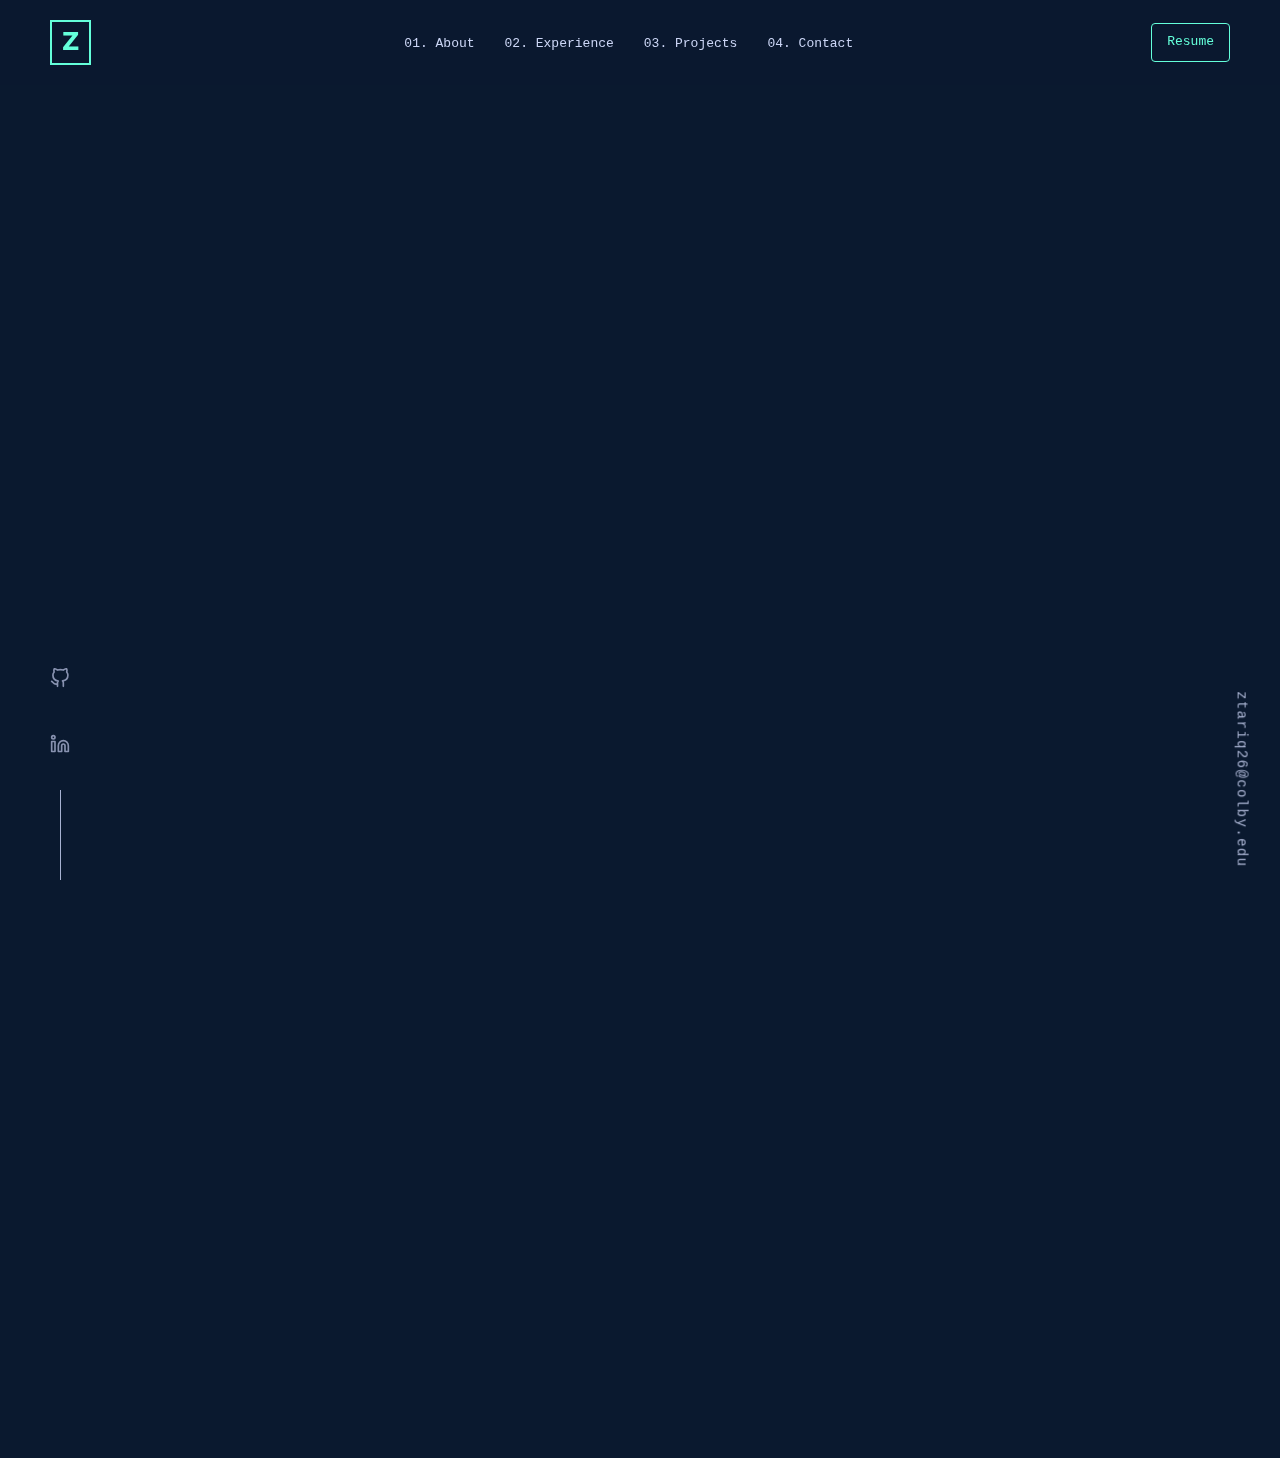
<file: about.html>
<!DOCTYPE html>
<html lang="en">
<head>
    <meta charset="UTF-8">
    <meta name="viewport" content="width=device-width, initial-scale=1.0">
    <title>About - Zaynab Tariq</title>
    <link rel="stylesheet" href="static/css/styles.css">
    <link rel="stylesheet" href="static/css/about.css">
</head>
<body>
    <header>
        <nav>
            <a href="index.html" class="logo-link">
                <div class="logo">Z</div>
            </a>
            <ul class="nav-links">
                <li><a href="about.html">01. About</a></li>
                <li><a href="experience.html">02. Experience</a></li>
                <li><a href="project.html">03. Projects</a></li>
                <li><a href="contact.html">04. Contact</a></li>
            </ul>
            <a href="#" class="resume-button">Resume</a>
        </nav>
    </header>

    <main>
        <section id="about">
            <h2 class="section-title">About Me</h2>
            <div class="about-grid">
                <div class="about-content">
                    <div class="about-text">
                        <p>Hello! I'm Zaynab, a Computer Science and Economics student at Colby College with a focus on AI and Financial Markets. I combine technical expertise with economic insights to create innovative solutions.</p>
                        
                        <p>I'm passionate about exploring the intersection of artificial intelligence and software engineering. My research work spans from AI-assisted coding efficiency to multi-agent systems and computational human simulation.</p>
                        
                        <p>Here are some technologies I've been working with recently:</p>
                    </div>

                    <ul class="skills-list">
                        <li>Python</li>
                        <li>JavaScript</li>
                        <li>React</li>
                        <li>TensorFlow</li>
                        <li>Java</li>
                        <li>C++</li>
                        <li>PostgreSQL</li>
                        <li>Node.js</li>
                        <li>Flask</li>
                        <li>FastAPI</li>
                    </ul>

                    <div class="education">
                        <h3>Education</h3>
                        <div class="education-item">
                            <h4>Colby College</h4>
                            <p class="degree">Bachelor of Arts - Computer Science: AI & Economics: Financial Market</p>
                            <p class="duration">Expected May 2026</p>
                            <p class="gpa">GPA: 4.0/4.0</p>
                        </div>
                    </div>

                    <div class="coursework">
                        <h3>Relevant Coursework</h3>
                        <ul class="coursework-list">
                            <li>Data Structures & Algorithms</li>
                            <li>Data Analysis & Visualization</li>
                            <li>Computer Game Design</li>
                            <li>Linear Algebra</li>
                            <li>Analysis Of Algorithms</li>
                            <li>Databases</li>
                            <li>Software Engineering</li>
                            <li>Financial Accounting</li>
                        </ul>
                    </div>
                </div>

                <div class="about-image">
                    <div class="image-wrapper">
                        <img src="static/images/profile.jpg" alt="Profile picture">
                        <div class="image-overlay"></div>
                    </div>
                </div>
            </div>
        </section>
    </main>

    <footer>
        <div class="social-links">
            <a href="https://github.com/zaynabtariq" class="social-icon github" target="_blank"></a>
            <a href="https://linkedin.com/in/zaynabtariq" class="social-icon linkedin" target="_blank"></a>
        </div>
        <div class="email-link">
            <a href="mailto:ztariq26@colby.edu">ztariq26@colby.edu</a>
        </div>
    </footer>

    <script src="static/js/script.js"></script>
    <script src="static/js/about.js"></script>
</body>
</html>
</file>
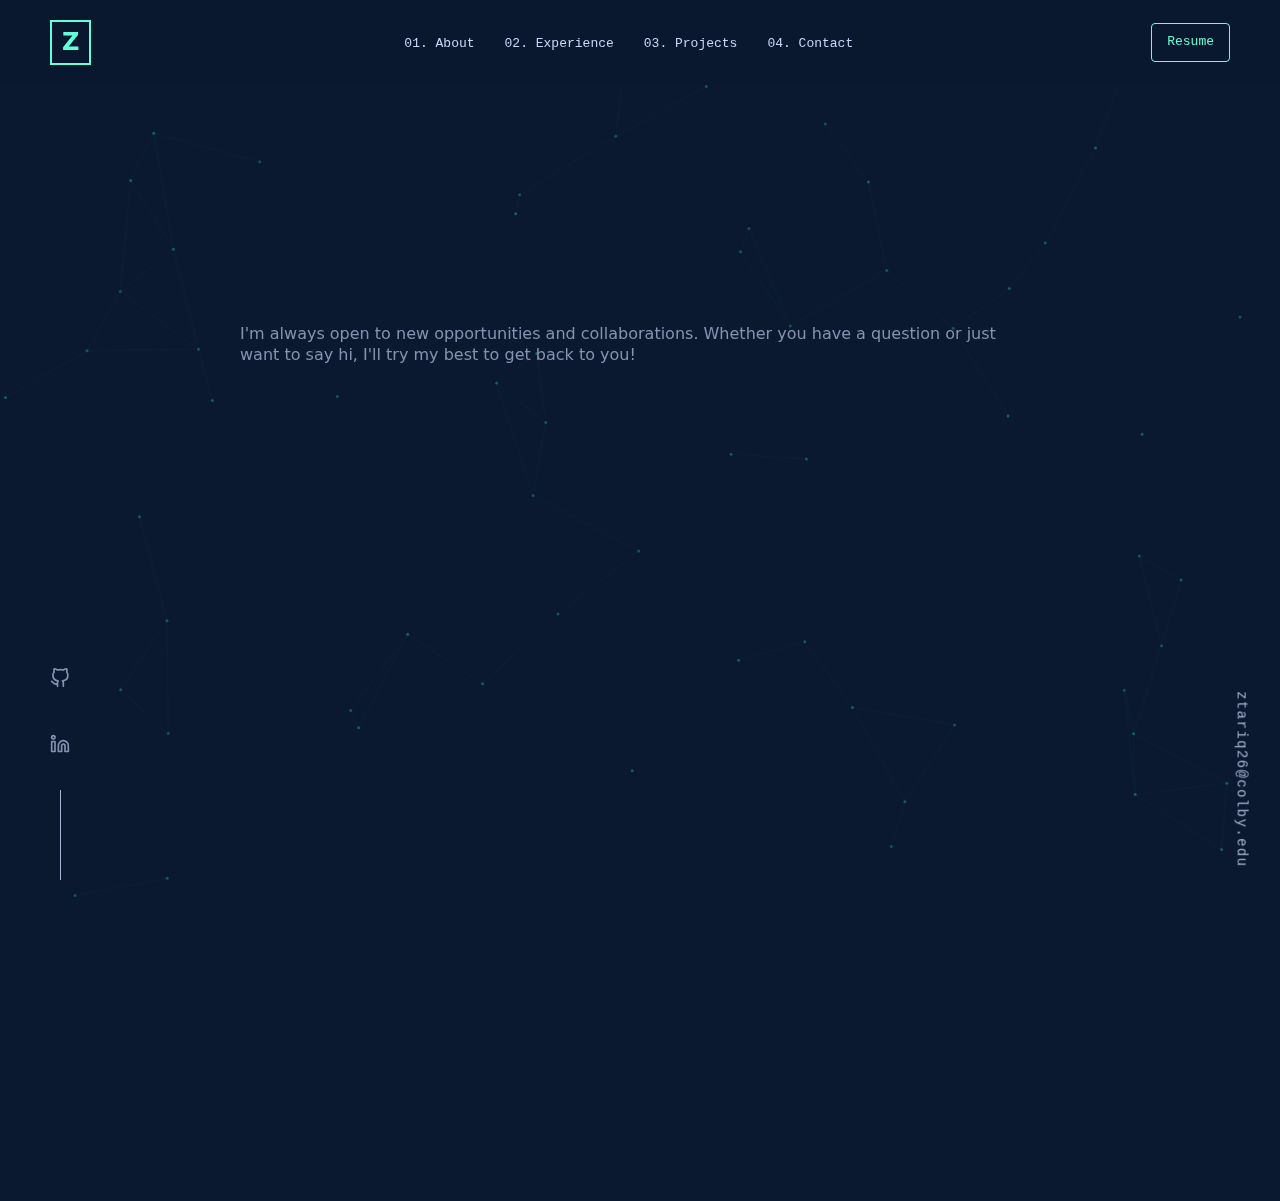
<file: contact.html>
<!DOCTYPE html>
<html lang="en">
<head>
    <meta charset="UTF-8">
    <meta name="viewport" content="width=device-width, initial-scale=1.0">
    <title>Contact - Zaynab Tariq</title>
    <link rel="stylesheet" href="static/css/styles.css">
    <link rel="stylesheet" href="static/css/contact.css">
</head>
<body>
    <header>
        <nav>
            <a href="index.html" class="logo-link">
                <div class="logo">Z</div>
            </a>
            <ul class="nav-links">
                <li><a href="about.html">01. About</a></li>
                <li><a href="experience.html">02. Experience</a></li>
                <li><a href="project.html">03. Projects</a></li>
                <li><a href="contact.html">04. Contact</a></li>
            </ul>
            <a href="#" class="resume-button">Resume</a>
        </nav>
    </header>

    <main>
        <section id="contact">
            <h1>Get In Touch</h1>
            <p>I'm always open to new opportunities and collaborations. Whether you have a question or just want to say hi, I'll try my best to get back to you!</p>
            <form action="https://formsubmit.co/ztariq26@colby.edu" id="contact-form">
                <div class="form-group">
                    <label for="name">Name</label>
                    <input type="text" id="name" name="name" required>
                </div>
                <div class="form-group">
                    <label for="email">Email</label>
                    <input type="email" id="email" name="email" required>
                </div>
                <div class="form-group">
                    <label for="message">Message</label>
                    <textarea id="message" name="message" required></textarea>
                </div>
                <button type="submit" class="submit-button">Send Message</button>
            </form>
        </section>
    </main>

    <footer>
        <div class="social-links">
            <a href="https://github.com/zaynabtariq" class="social-icon github" target="_blank"></a>
            <a href="https://linkedin.com/in/zaynabtariq" class="social-icon linkedin" target="_blank"></a>
        </div>
        <div class="email-link">
            <a href="mailto:ztariq26@colby.edu">ztariq26@colby.edu</a>
        </div>
    </footer>

    <script src="static/js/script.js"></script>
    <script src="static/js/contact.js"></script>
</body>
</html>
</file>
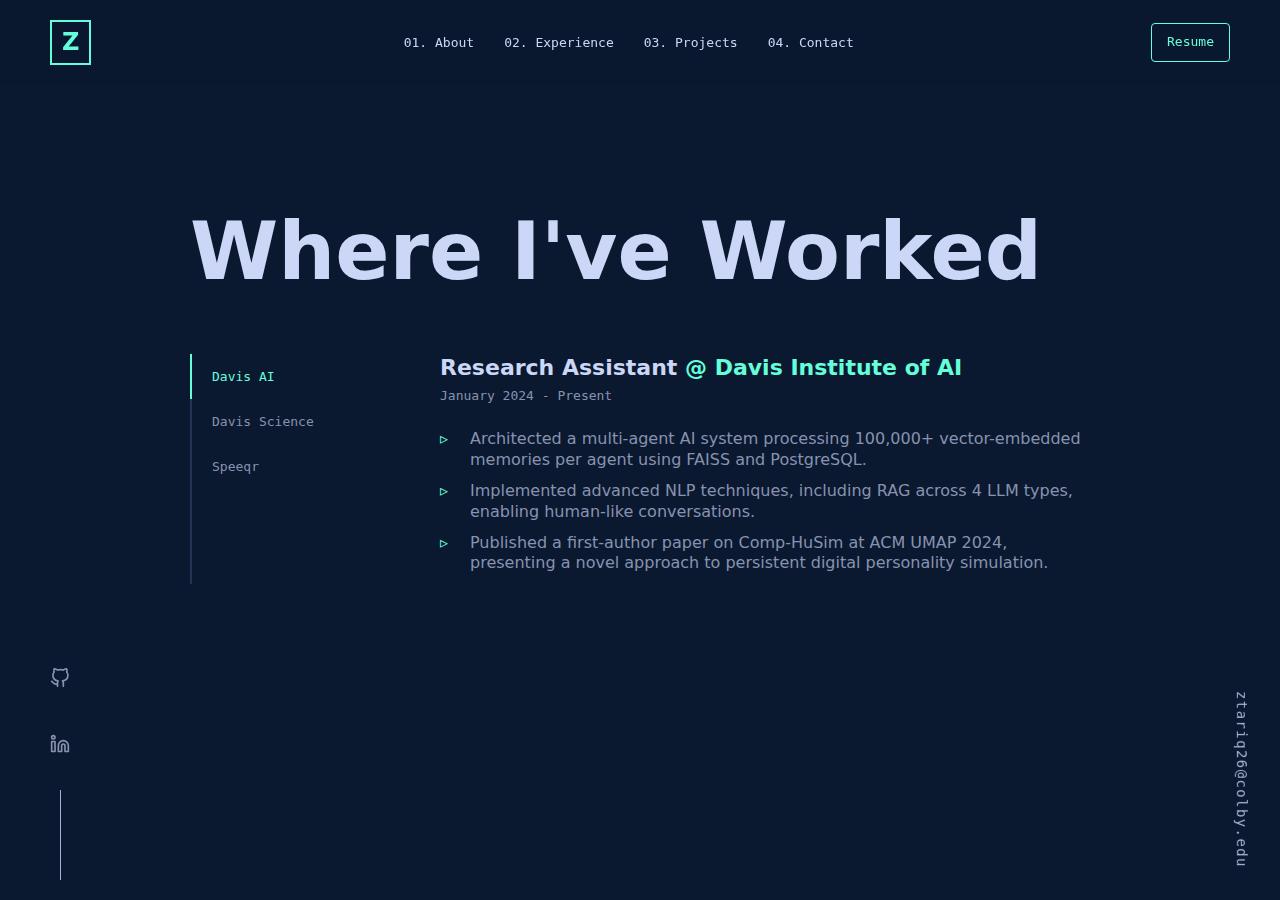
<file: experience.html>
<!DOCTYPE html>
<html lang="en">
<head>
    <meta charset="UTF-8">
    <meta name="viewport" content="width=device-width, initial-scale=1.0">
    <title>Experience - Zaynab Tariq</title>
    <link rel="stylesheet" href="static/css/styles.css">
    <link rel="stylesheet" href="static/css/experience.css">
<body>
    <header>
        <nav>
            <a href="index.html" class="logo-link">
                <div class="logo">Z</div>
            </a>
            <ul class="nav-links">
                <li><a href="about.html">01. About</a></li>
                <li><a href="experience.html">02. Experience</a></li>
                <li><a href="project.html">03. Projects</a></li>
                <li><a href="contact.html">04. Contact</a></li>
            </ul>
            <a href="#" class="resume-button">Resume</a>
        </nav>
    </header>

    <main>
        <section id="experience">
            <h1>Where I've Worked</h1>

            <div class="experience-container">
                <div class="experience-tabs">
                    <button class="tab-button active" data-tab="davis-ai">Davis AI</button>
                    <button class="tab-button" data-tab="davis-science">Davis Science</button>
                    <button class="tab-button" data-tab="speeqr">Speeqr</button>
                </div>

                <div class="experience-content">

                    <div class="tab-content active" id="davis-ai">
                        <h3>Research Assistant <span class="company">@ Davis Institute of AI</span></h3>
                        <p class="duration">January 2024 - Present</p>
                        <ul class="experience-list">
                            <li>Architected a multi-agent AI system processing 100,000+ vector-embedded memories per agent using FAISS and PostgreSQL.</li>
                            <li>Implemented advanced NLP techniques, including RAG across 4 LLM types, enabling human-like conversations.</li>
                            <li>Published a first-author paper on Comp-HuSim at ACM UMAP 2024, presenting a novel approach to persistent digital personality simulation.</li>
                        </ul>
                    </div>

                    <div class="tab-content" id="davis-science">
                        <h3>Research Intern <span class="company">@ Davis Science Center</span></h3>
                        <p class="duration">February 2023 - Present</p>
                        <ul class="experience-list">
                            <li>Conducted study on GitHub Copilot's impact on coding efficiency. Developed Python GUI tools, cutting data processing time by 40%.</li>
                            <li>Analyzed eye-tracking data from 42 participants, revealing patterns in AI-assisted coding behavior.</li>
                            <li>Analyzed 80+ code samples, finding beginners with Copilot wrote 55% more code with 25% fewer style errors vs. web-based coding.</li>
                            <li>Designed experiment comparing Copilot to web-based coding across multiple tasks. Evaluated eye-tracking data, completion rates, and user feedback.</li>
                        </ul>
                    </div>

                    <div class="tab-content" id="speeqr">
                        <h3>Software Engineering Intern <span class="company">@ Speeqr</span></h3>
                        <p class="duration">June 2023 - August 2023</p>
                        <ul class="experience-list">
                            <li>Developed and implemented AI-driven packet loss concealment algorithms using Python and TensorFlow.</li>
                            <li>Designed and built real-time network simulation tools with C++ and Qt, improving system reliability by 20%.</li>
                            <li>Implemented unit tests and continuous integration pipelines, increasing code coverage by 15%.</li>
                        </ul>
                    </div>
                </div>
            </div>
        </section>
    </main>

    <footer>
        <div class="social-links">
            <a href="https://github.com/zaynabtariq" class="social-icon github" target="_blank"></a>
            <a href="https://linkedin.com/in/zaynabtariq" class="social-icon linkedin" target="_blank"></a>
        </div>
        <div class="email-link">
            <a href="mailto:ztariq26@colby.edu">ztariq26@colby.edu</a>
        </div>
    </footer>

    <script src="static/js/script.js"></script>
    <script src="static/js/experience.js"></script>
</body>
</html>
</file>
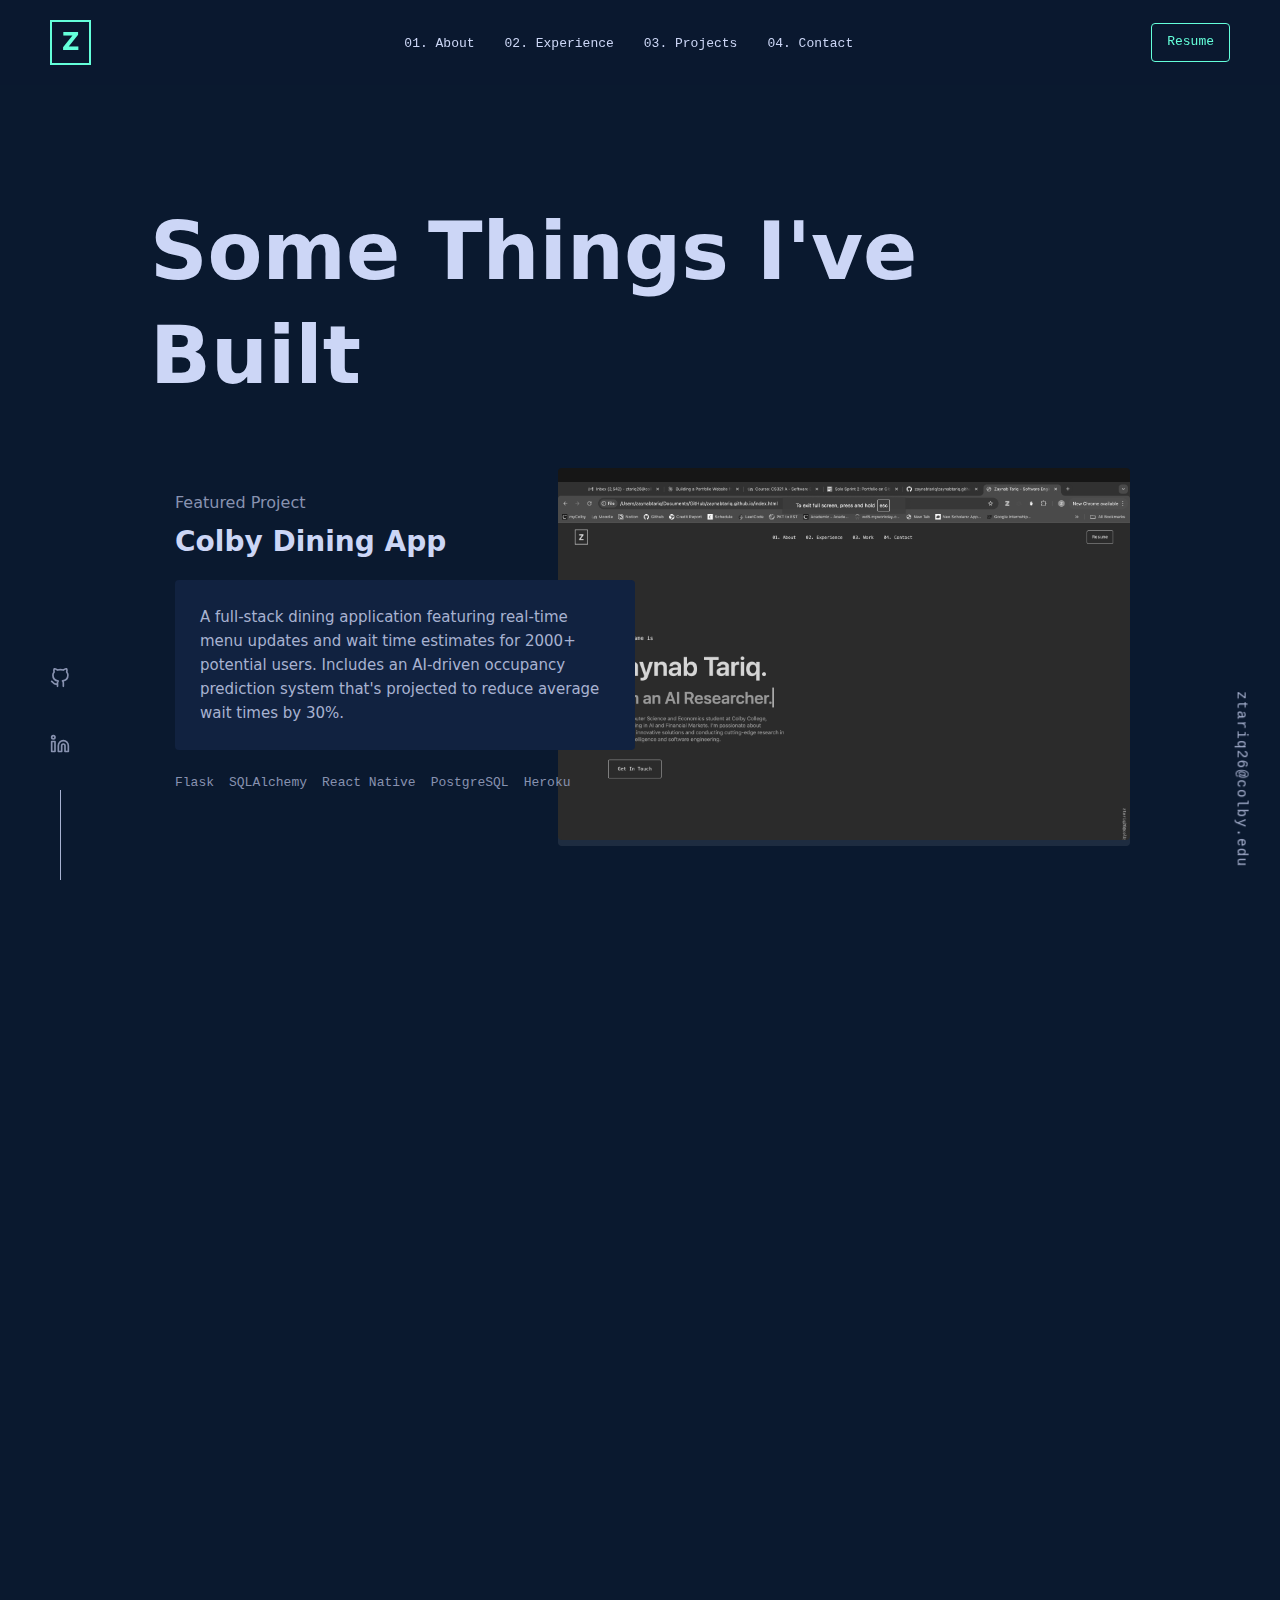
<file: project.html>
<!DOCTYPE html>
<html lang="en">
<head>
    <meta charset="UTF-8">
    <meta name="viewport" content="width=device-width, initial-scale=1.0">
    <title>Projects - Zaynab Tariq</title>
    <link rel="stylesheet" href="static/css/styles.css">
    <link rel="stylesheet" href="static/css/project.css">
</head>
<body>
    <header>
        <nav>
            <a href="index.html" class="logo-link">
                <div class="logo">Z</div>
            </a>
            <ul class="nav-links">
                <li><a href="about.html">01. About</a></li>
                <li><a href="experience.html">02. Experience</a></li>
                <li><a href="project.html">03. Projects</a></li>
                <li><a href="contact.html">04. Contact</a></li>
            </ul>
            <a href="#" class="resume-button">Resume</a>
        </nav>
    </header>

    <main>
        <section id="projects">
            <h1>Some Things I've Built</h1>

            <div class="projects-grid">
                <!-- Colby Dining App -->
                <div class="project-card">
                    <div class="project-content">
                        <div class="project-inner">
                            <p class="project-overline">Featured Project</p>
                            <h3 class="project-title">Colby Dining App</h3>
                            <div class="project-description">
                                <p>A full-stack dining application featuring real-time menu updates and wait time estimates for 2000+ potential users. Includes an AI-driven occupancy prediction system that's projected to reduce average wait times by 30%.</p>
                            </div>
                            <ul class="project-tech-list">
                                <li>Flask</li>
                                <li>SQLAlchemy</li>
                                <li>React Native</li>
                                <li>PostgreSQL</li>
                                <li>Heroku</li>
                            </ul>
                            <div class="project-links">
                                <a href="https://github.com/yourusername/colby-dining" target="_blank" rel="noopener noreferrer" aria-label="GitHub Link">
                                    <div class="github-link"></div>
                                </a>
                                <a href="#" target="_blank" rel="noopener noreferrer" aria-label="External Link">
                                    <div class="external-link"></div>
                                </a>
                            </div>
                        </div>
                    </div>
                    <div class="project-image">
                        <a href="#" target="_blank" rel="noopener noreferrer">
                            <div class="img-wrapper">
                                <div class="project-image-overlay"></div>
                                <img src="static/images/placeholder.jpg" alt="Colby Dining App Screenshot">
                            </div>
                        </a>
                    </div>
                </div>

                <!-- Dexter -->
                <div class="project-card">
                    <div class="project-content">
                        <div class="project-inner">
                            <p class="project-overline">Featured Project</p>
                            <h3 class="project-title">Dexter</h3>
                            <div class="project-description">
                                <p>A full-stack note-taking web application achieving 98% transcription accuracy using deep learning for speech recognition and text summarization. Features real-time collaboration and cross-platform synchronization.</p>
                            </div>
                            <ul class="project-tech-list">
                                <li>Flutter</li>
                                <li>Dart</li>
                                <li>Deep Learning</li>
                                <li>Cloud Sync</li>
                            </ul>
                            <div class="project-links">
                                <a href="https://github.com/yourusername/dexter" target="_blank" rel="noopener noreferrer" aria-label="GitHub Link">
                                    <div class="github-link"></div>
                                </a>
                                <a href="#" target="_blank" rel="noopener noreferrer" aria-label="External Link">
                                    <div class="external-link"></div>
                                </a>
                            </div>
                        </div>
                    </div>
                    <div class="project-image">
                        <a href="#" target="_blank" rel="noopener noreferrer">
                            <div class="img-wrapper">
                                <div class="project-image-overlay"></div>
                                <img src="static/images/dexter.jpg" alt="Dexter App Screenshot">
                            </div>
                        </a>
                    </div>
                </div>

                <!-- HackMIT Project -->
                <div class="project-card">
                    <div class="project-content">
                        <div class="project-inner">
                            <p class="project-overline">Featured Project</p>
                            <h3 class="project-title">GlowGuide</h3>
                            <div class="project-description">
                                <p>Developed for HackMIT 2024, this React-based web application provides personalized skincare recommendations using YOLO backend and fetch.ai agents for an enhanced user experience.</p>
                            </div>
                            <ul class="project-tech-list">
                                <li>React</li>
                                <li>YOLO</li>
                                <li>fetch.ai</li>
                                <li>AI/ML</li>
                            </ul>
                            <div class="project-links">
                                <a href="https://github.com/yourusername/skincare-ai" target="_blank" rel="noopener noreferrer" aria-label="GitHub Link">
                                    <div class="github-link"></div>
                                </a>
                                <a href="#" target="_blank" rel="noopener noreferrer" aria-label="External Link">
                                    <div class="external-link"></div>
                                </a>
                            </div>
                        </div>
                    </div>
                    <div class="project-image">
                        <a href="#" target="_blank" rel="noopener noreferrer">
                            <div class="img-wrapper">
                                <div class="project-image-overlay"></div>
                                <img src="static/images/hackmit.jpg" alt="Skincare App Screenshot">
                            </div>
                        </a>
                    </div>
                </div>
            </div>
        </section>
    </main>

    <footer>
        <div class="social-links">
            <a href="https://github.com/zaynabtariq" class="social-icon github" target="_blank"></a>
            <a href="https://linkedin.com/in/zaynabtariq" class="social-icon linkedin" target="_blank"></a>
        </div>
        <div class="email-link">
            <a href="mailto:ztariq26@colby.edu">ztariq26@colby.edu</a>
        </div>
    </footer>

    <script src="static/js/script.js"></script>
    <script src="static/js/project.js"></script>
</body>
</html>
</file>
<file: static/css/styles.css>
:root {
    --dark-navy: #020c1b;
    --navy: #0a192f;
    --light-navy: #112240;
    --lightest-navy: #233554;
    --navy-shadow: rgba(2,12,27,0.7);
    --dark-slate: #495670;
    --slate: #8892b0;
    --light-slate: #a8b2d1;
    --lightest-slate: #ccd6f6;
    --white: #e6f1ff;
    --green: #64ffda;
    --green-tint: rgba(100,255,218,0.1);
    --font-sans: "Calibre","Inter","San Francisco","SF Pro Text",-apple-system,system-ui,sans-serif;
    --font-mono: "SF Mono","Fira Code","Fira Mono","Roboto Mono",monospace;
}

* {
    box-sizing: border-box;
    margin: 0;
    padding: 0;
}

html, body {
    margin: 0;
    padding: 0;
    width: 100%;
    min-height: 100vh;
    overflow-x: hidden;
}

body {
    font-family: var(--font-sans);
    background-color: var(--navy);
    color: var(--slate);
    line-height: 1.3;
    overflow-y: scroll;
}

header {
    padding: 20px 50px;
    position: fixed;
    top: 0;
    left: 0;
    width: 100%;
    z-index: 10;
    background-color: rgba(10, 25, 47, 0.85);
    backdrop-filter: blur(10px);
}

nav {
    display: flex;
    justify-content: space-between;
    align-items: center;
    max-width: 1600px;
    margin: 0 auto;
}

#hero {
    position: relative;
    display: grid;
    grid-template-columns: minmax(auto, 540px) minmax(400px, 1fr);
    gap: 2rem;
    min-height: calc(100vh - 200px);
    overflow: hidden;
}

.hero-content {
    position: relative;
    z-index: 2;
}

.logo-link {
    text-decoration: none;
    display: inline-block;
    transition: transform 0.25s cubic-bezier(0.645,0.045,0.355,1);
}

.logo-link:hover {
    transform: translateY(-3px);
}

.logo {
    color: var(--green);
    font-size: 24px;
    font-weight: bold;
    border: 2px solid var(--green);
    padding: 5px 10px;
}

.nav-links {
    display: flex;
    list-style: none;
    margin: 0;
    padding: 0;
}

.nav-links li {
    margin-left: 30px;
}

.nav-links a, .resume-button {
    color: var(--lightest-slate);
    text-decoration: none;
    font-family: var(--font-mono);
    font-size: 13px;
}

.nav-links a:hover {
    color: var(--green);
}

.resume-button {
    border: 1px solid var(--green);
    color: var(--green);
    padding: 10px 15px;
    border-radius: 4px;
    transition: all 0.25s cubic-bezier(0.645,0.045,0.355,1);
    margin-left: 15px;
}

.resume-button:hover {
    background-color: var(--green-tint);
}

main {
    max-width: 1600px;
    margin: 0 auto;
    padding: 100px 150px;
    min-height: 100vh;
}

.intro-text {
    color: var(--green);
    font-family: var(--font-mono);
    font-size: 16px;
    margin-bottom: 20px;
    padding-top: 150px;
}

h1 {
    font-size: 80px;
    font-weight: 600;
    color: var(--lightest-slate);
    margin-bottom: 10px;
}

h2 {
    font-size: 50px;
    font-weight: 600;
    color: var(--slate);
    margin-bottom: 20px;
}

.description {
    max-width: 540px;
    margin-bottom: 50px;
}

.cta-button {
    display: inline-block;
    color: var(--green);
    background-color: transparent;
    border: 1px solid var(--green);
    border-radius: 4px;
    padding: 1.25rem 1.75rem;
    font-size: 14px;
    font-family: var(--font-mono);
    line-height: 1;
    text-decoration: none;
    cursor: pointer;
    transition: all 0.25s cubic-bezier(0.645,0.045,0.355,1);
}

.cta-button:hover {
    background-color: var(--green-tint);
}

.spline-container {
    position: relative;
    height: 100%;
    width: 100%;
    transition: opacity 0.3s ease;
}

#canvas3d {
    position: absolute;
    top: 0;
    right: 0;
    width: 100%;
    height: 100%;
    pointer-events: auto;
}

footer {
    position: fixed;
    left: 40px;
    bottom: 0;
    width: auto;
    display: flex;
    flex-direction: column;
    align-items: center;
    z-index: 10;
}

.social-links {
    display: flex;
    flex-direction: column;
    align-items: center;
    gap: 20px;
    margin-bottom: 20px;
    position: relative;
}

.social-links::after {
    content: '';
    display: block;
    width: 1px;
    height: 90px;
    margin: 0 auto;
    background-color: var(--light-slate);
}

.social-icon {
    color: var(--light-slate);
    transition: all 0.25s cubic-bezier(0.645,0.045,0.355,1);
    padding: 10px;
    display: inline-block;
}

.social-icon:hover {
    color: var(--green);
    transform: translateY(-3px);
}

.github::before {
    content: '';
    display: inline-block;
    width: 20px;
    height: 20px;
    background-image: url("data:image/svg+xml,%3Csvg xmlns='http://www.w3.org/2000/svg' viewBox='0 0 24 24' fill='none' stroke='%238892b0' stroke-width='2' stroke-linecap='round' stroke-linejoin='round'%3E%3Cpath d='M9 19c-5 1.5-5-2.5-7-3m14 6v-3.87a3.37 3.37 0 0 0-.94-2.61c3.14-.35 6.44-1.54 6.44-7A5.44 5.44 0 0 0 20 4.77 5.07 5.07 0 0 0 19.91 1S18.73.65 16 2.48a13.38 13.38 0 0 0-7 0C6.27.65 5.09 1 5.09 1A5.07 5.07 0 0 0 5 4.77a5.44 5.44 0 0 0-1.5 3.78c0 5.42 3.3 6.61 6.44 7A3.37 3.37 0 0 0 9 18.13V22'/%3E%3C/svg%3E");
}

.linkedin::before {
    content: '';
    display: inline-block;
    width: 20px;
    height: 20px;
    background-image: url("data:image/svg+xml,%3Csvg xmlns='http://www.w3.org/2000/svg' viewBox='0 0 24 24' fill='none' stroke='%238892b0' stroke-width='2' stroke-linecap='round' stroke-linejoin='round'%3E%3Cpath d='M16 8a6 6 0 0 1 6 6v7h-4v-7a2 2 0 0 0-2-2 2 2 0 0 0-2 2v7h-4v-7a6 6 0 0 1 6-6z'/%3E%3Crect x='2' y='9' width='4' height='12'/%3E%3Ccircle cx='4' cy='4' r='2'/%3E%3C/svg%3E");
}

.social-icon:hover::before {
    filter: brightness(0) saturate(100%) invert(88%) sepia(19%) saturate(1702%) hue-rotate(109deg) brightness(109%) contrast(101%);
}

.email-link {
    position: fixed;
    bottom: 110px;
    right: -60px;
    transform: rotate(90deg);
}

.email-link a {
    color: var(--light-slate);
    text-decoration: none;
    font-family: var(--font-mono);
    font-size: 14px;
    letter-spacing: 0.1em;
    padding: 10px;
    transition: all 0.25s cubic-bezier(0.645,0.045,0.355,1);
}

.email-link a:hover {
    color: var(--green);
    transform: translateY(-3px);
}

#typing-animation {
    border-right: 0.08em solid var(--green);
    animation: blink-caret 0.75s step-end infinite;
}

@keyframes blink-caret {
    from, to { border-color: transparent }
    50% { border-color: var(--green); }
}

@media (max-width: 1080px) {
    main {
        padding: 100px 100px;
    }

    #hero {
        grid-template-columns: 1fr minmax(300px, 400px);
        gap: 1rem;
    }
}

@media (max-width: 768px) {
    main {
        padding: 100px 50px;
    }

    #hero {
        grid-template-columns: 1fr;
    }

    .spline-container {
        position: fixed;
        top: 0;
        right: 0;
        width: 100%;
        height: 100vh;
        opacity: 0.3;
        pointer-events: none;
        z-index: 1;
    }

    footer {
        display: none;
    }

    .nav-links span {
        display: none;
    }

    h1 {
        font-size: 60px;
    }

    h2 {
        font-size: 40px;
    }

    .hero-content:hover + .spline-container {
        opacity: 0.5;
    }
}

@media (max-width: 480px) {
    main {
        padding: 100px 25px;
    }

    h1 {
        font-size: 40px;
    }

    h2 {
        font-size: 30px;
    }

    .spline-container {
        opacity: 0.2;
    }
}
</file>
<file: static/css/about.css>
#about {
    padding: 100px 0;
    max-width: 900px;
    margin: 0 auto;
}

.section-title {
    font-size: 80px;
    color: var(--lightest-slate);
    margin-bottom: 40px;
    opacity: 0;
    transform: translateY(20px);
    animation: fadeInUp 0.5s cubic-bezier(0.645, 0.045, 0.355, 1) forwards;
}

.about-grid {
    display: grid;
    grid-template-columns: 3fr 2fr;
    gap: 50px;
    align-items: start;
}

/* Content Section */
.about-content {
    color: var(--slate);
    opacity: 0;
    transform: translateY(20px);
    animation: fadeInUp 0.5s cubic-bezier(0.645, 0.045, 0.355, 1) 0.2s forwards;
}

.about-text {
    margin-bottom: 30px;
    font-size: 16px;
    line-height: 1.6;
    color: var(--slate);
}

.about-text p {
    margin-bottom: 15px;
}

/* Skills List */
.skills-list {
    display: grid;
    grid-template-columns: repeat(2, minmax(140px, 200px));
    gap: 0 10px;
    padding: 0;
    margin: 20px 0 50px;
    overflow: hidden;
    list-style: none;
}

.skills-list li {
    position: relative;
    margin-bottom: 10px;
    padding-left: 20px;
    font-family: var(--font-mono);
    font-size: 13px;
    opacity: 0;
    transform: translateX(-10px);
}

.skills-list li::before {
    content: '▹';
    position: absolute;
    left: 0;
    color: var(--green);
    font-size: 14px;
    line-height: 12px;
}

/* Education Section */
.education, .coursework {
    margin-bottom: 40px;
    opacity: 0;
    transform: translateY(20px);
    animation: fadeInUp 0.5s cubic-bezier(0.645, 0.045, 0.355, 1) 0.4s forwards;
}

.education h3, .coursework h3 {
    color: var(--lightest-slate);
    font-size: 22px;
    margin-bottom: 20px;
    position: relative;
    display: inline-block;
}

.education h3::after, .coursework h3::after {
    content: '';
    position: absolute;
    bottom: -5px;
    left: 0;
    width: 0;
    height: 2px;
    background-color: var(--green);
    transition: width 0.3s ease;
}

.education h3:hover::after, .coursework h3:hover::after {
    width: 100%;
}

.education-item {
    margin-bottom: 20px;
    padding: 20px;
    background-color: var(--light-navy);
    border-radius: 4px;
    transition: transform 0.3s ease;
}

.education-item:hover {
    transform: translateY(-5px);
}

.education-item h4 {
    color: var(--lightest-slate);
    font-size: 18px;
    margin-bottom: 5px;
}

/* Restored original font styling for education details */
.degree {
    color: var(--slate);
    font-size: 16px;
    margin-bottom: 5px;
}

.duration, .gpa {
    color: var(--slate);
    font-family: var(--font-mono);
    font-size: 13px;
    margin-bottom: 5px;
}

/* Coursework Section */
.coursework-list {
    display: grid;
    grid-template-columns: repeat(2, 1fr);
    gap: 10px;
    list-style: none;
    padding: 0;
}

.coursework-list li {
    position: relative;
    padding-left: 20px;
    font-size: 14px;
    color: var(--slate);
    opacity: 0;
    transform: translateX(-10px);
}

.coursework-list li::before {
    content: '▹';
    position: absolute;
    left: 0;
    color: var(--green);
}

/* Image Section */
.about-image {
    position: relative;
    max-width: 300px;
    margin-left: auto;
    opacity: 0;
    transform: translateY(20px);
    animation: fadeInUp 0.5s cubic-bezier(0.645, 0.045, 0.355, 1) 0.6s forwards;
}

.image-wrapper {
    position: relative;
    background-color: transparent;
    transition: transform 0.3s cubic-bezier(0.645, 0.045, 0.355, 1);
}

.image-wrapper::after {
    content: '';
    display: block;
    position: absolute;
    width: 100%;
    height: 100%;
    border-radius: 4px;
    border: 2px solid var(--green);
    top: 20px;
    left: 20px;
    z-index: -1;
    transition: all 0.3s cubic-bezier(0.645, 0.045, 0.355, 1);
}

.image-wrapper:hover {
    transform: translate(-5px, -5px);
}

.image-wrapper:hover::after {
    transform: translate(10px, 10px);
}

.image-wrapper img {
    position: relative;
    border-radius: 4px;
    transition: all 0.3s ease;
    width: 100%;
    height: auto;
}

@keyframes fadeInUp {
    from {
        opacity: 0;
        transform: translateY(20px);
    }
    to {
        opacity: 1;
        transform: translateY(0);
    }
}

/* Responsive Design */
@media (max-width: 768px) {
    .about-grid {
        grid-template-columns: 1fr;
        gap: 50px;
    }

    .about-image {
        max-width: 70%;
        margin: 50px auto 0;
    }

    .skills-list {
        grid-template-columns: repeat(2, minmax(120px, 180px));
    }

    .coursework-list {
        grid-template-columns: 1fr;
    }

    .section-title {
        font-size: 60px;
    }
}

@media (max-width: 480px) {
    .skills-list {
        grid-template-columns: 1fr;
    }

    .section-title {
        font-size: 50px;
    }
}
</file>
<file: static/css/contact.css>
#contact {
    padding: 100px 0;
    max-width: 800px;
    margin: 0 auto;
    min-height: 60vh;
    display: flex;
    flex-direction: column;
    justify-content: center;
}

#contact h1 {
    font-size: 80px;
    color: var(--lightest-slate);
    margin-bottom: 20px;
    opacity: 0;
    transform: translateY(20px);
    animation: fadeInUp 0.5s cubic-bezier(0.645, 0.045, 0.355, 1) forwards;
}

.contact-content {
    color: var(--slate);
    max-width: 600px;
    margin: 0 auto;
    text-align: center;
    opacity: 0;
    transform: translateY(20px);
    animation: fadeInUp 0.5s cubic-bezier(0.645, 0.045, 0.355, 1) 0.2s forwards;
}

.contact-content p {
    font-size: 18px;
    line-height: 1.6;
    margin-bottom: 50px;
}

#contact-form {
    width: 100%;
    max-width: 600px;
    margin: 40px auto 0;
    padding: 30px;
    opacity: 0;
    transform: translateY(20px);
    animation: fadeInUp 0.5s cubic-bezier(0.645, 0.045, 0.355, 1) 0.4s forwards;
}

.form-group {
    position: relative;
    margin-bottom: 35px;
}

.form-group label {
    color: var(--green);
    font-family: var(--font-mono);
    font-size: 14px;
    margin-bottom: 10px;
    display: block;
}

.form-group input,
.form-group textarea {
    width: 100%;
    padding: 15px;
    border: 1px solid var(--green);
    background-color: var(--navy);
    color: var(--lightest-slate);
    border-radius: 4px;
    font-size: 16px;
    outline: none;
    transition: all 0.3s ease;
    font-family: var(--font-mono);
}

.form-group input:focus,
.form-group textarea:focus {
    border-color: var(--green);
    box-shadow: 0 0 0 1px var(--green);
}

.form-group textarea {
    height: 150px;
    resize: vertical;
    min-height: 150px;
    max-height: 300px;
}

/* Fix for autofill */
input:-webkit-autofill,
input:-webkit-autofill:hover, 
input:-webkit-autofill:focus,
textarea:-webkit-autofill,
textarea:-webkit-autofill:hover,
textarea:-webkit-autofill:focus {
    -webkit-text-fill-color: var(--lightest-slate);
    -webkit-box-shadow: 0 0 0px 1000px var(--navy) inset;
    transition: background-color 5000s ease-in-out 0s;
}

.submit-button {
    background-color: transparent;
    color: var(--green);
    border: 1px solid var(--green);
    border-radius: 4px;
    padding: 15px 50px;
    font-size: 14px;
    font-family: var(--font-mono);
    cursor: pointer;
    transition: all 0.3s ease;
    margin: 0 auto;
    display: block;
}

.submit-button:hover {
    background-color: var(--green-tint);
    transform: translateY(-2px);
}

.submit-button:active {
    transform: translateY(0);
}

.form-status {
    text-align: center;
    margin-top: 20px;
    font-family: var(--font-mono);
    font-size: 14px;
    height: 20px;
    opacity: 0;
    transform: translateY(10px);
    transition: all 0.3s ease;
}

.form-status.success {
    color: var(--green);
    opacity: 1;
    transform: translateY(0);
}

.form-status.error {
    color: #ff6b6b;
    opacity: 1;
    transform: translateY(0);
}

.shake {
    animation: shake 0.5s cubic-bezier(0.36, 0.07, 0.19, 0.97) both;
}

.background-particle-network {
    background: var(--navy);
    will-change: transform;
}

@keyframes fadeInUp {
    from {
        opacity: 0;
        transform: translateY(20px);
    }
    to {
        opacity: 1;
        transform: translateY(0);
    }
}

@keyframes shake {
    10%, 90% {
        transform: translateX(-1px);
    }
    20%, 80% {
        transform: translateX(2px);
    }
    30%, 50%, 70% {
        transform: translateX(-4px);
    }
    40%, 60% {
        transform: translateX(4px);
    }
}

/* Responsive Design */
@media (max-width: 768px) {
    #contact {
        padding: 80px 20px;
    }

    #contact h1 {
        font-size: 60px;
    }

    .contact-content p {
        font-size: 16px;
    }
    
    #contact-form {
        padding: 20px;
    }
}

@media (max-width: 480px) {
    #contact h1 {
        font-size: 50px;
    }

    .submit-button {
        width: 100%;
        padding: 15px 30px;
    }
    
    #contact-form {
        padding: 15px;
    }
}
</file>
<file: static/css/experience.css>
#experience {
    padding: 100px 0;
    max-width: 900px;
    margin: 0 auto;
}

.section-title {
    font-size: 32px;
    color: var(--lightest-slate);
    margin-bottom: 20px;
}

#experience h1 {
    font-size: 80px;
    margin-bottom: 50px;
    color: var(--lightest-slate);
}

.experience-container {
    display: flex;
    gap: 50px;
    margin-top: 30px;
}

.experience-tabs {
    display: flex;
    flex-direction: column;
    min-width: 200px;
    border-left: 2px solid var(--lightest-navy);
}

.tab-button {
    background: transparent;
    border: none;
    color: var(--slate);
    padding: 15px 20px;
    text-align: left;
    cursor: pointer;
    font-family: var(--font-mono);
    font-size: 13px;
    transition: all 0.25s cubic-bezier(0.645,0.045,0.355,1);
    position: relative;
}

.tab-button:hover {
    color: var(--green);
    background-color: var(--light-navy);
}

.tab-button.active {
    color: var(--green);
}

.tab-button.active::before {
    content: '';
    position: absolute;
    left: -2px;
    top: 0;
    height: 100%;
    width: 2px;
    background-color: var(--green);
}

.experience-content {
    flex-grow: 1;
}

.tab-content {
    display: none;
    animation: fadeIn 0.5s ease-in-out;
}

.tab-content.active {
    display: block;
}

.tab-content h3 {
    font-size: 22px;
    color: var(--lightest-slate);
    margin-bottom: 5px;
}

.company {
    color: var(--green);
}

.duration {
    font-family: var(--font-mono);
    font-size: 13px;
    color: var(--slate);
    margin-bottom: 25px;
}

.experience-list {
    list-style: none;
    padding: 0;
}

.experience-list li {
    position: relative;
    padding-left: 30px;
    margin-bottom: 10px;
    color: var(--slate);
}

.experience-list li::before {
    content: '▹';
    position: absolute;
    left: 0;
    color: var(--green);
}

@keyframes fadeIn {
    from {
        opacity: 0;
        transform: translateX(20px);
    }
    to {
        opacity: 1;
        transform: translateX(0);
    }
}

@media (max-width: 768px) {
    .experience-container {
        flex-direction: column;
        gap: 30px;
    }

    .experience-tabs {
        flex-direction: row;
        overflow-x: auto;
        border-left: none;
        border-bottom: 2px solid var(--lightest-navy);
    }

    .tab-button.active::before {
        left: 0;
        bottom: -2px;
        top: auto;
        height: 2px;
        width: 100%;
    }
}
</file>
<file: static/css/project.css>
/* Project Section Styles */
#projects {
    padding: 100px 0;
    max-width: 1000px;
    margin: 0 auto;
}

#projects h1 {
    font-size: 80px;
    color: var(--lightest-slate);
    margin-bottom: 60px;
}

.projects-grid {
    display: flex;
    flex-direction: column;
    gap: 100px;
}

.project-card {
    position: relative;
    display: grid;
    grid-template-columns: repeat(12, 1fr);
    opacity: 0;
    transform: translateY(20px);
    transition: all 0.5s cubic-bezier(0.645, 0.045, 0.355, 1);
}

.project-card.fade-in-view {
    opacity: 1;
    transform: translateY(0);
}

/* Content Positioning */
.project-content {
    position: relative;
    grid-column: 7 / -1;
    grid-row: 1;
    text-align: right;
    z-index: 2;
}

.project-card:nth-of-type(2n + 1) .project-content {
    grid-column: 1 / 7;
    text-align: left;
}

.project-image {
    position: relative;
    grid-column: 1 / 8;
    grid-row: 1;
    z-index: 1;
}

.project-card:nth-of-type(2n + 1) .project-image {
    grid-column: 6 / -1;
}

/* Project Content Styles */
.project-inner {
    position: relative;
    padding: 25px;
    height: 100%;
    display: flex;
    flex-direction: column;
    justify-content: center;
}

.project-title {
    font-size: 28px;
    margin: 10px 0 20px;
    color: var(--lightest-slate);
}

.project-description {
    position: relative;
    padding: 25px;
    background-color: var(--light-navy);
    color: var(--light-slate);
    font-size: 15px;
    border-radius: 4px;
    line-height: 1.6;
}

.project-card:nth-of-type(2n + 1) .project-description {
    margin-right: -20px;
}

.project-card:nth-of-type(2n) .project-description {
    margin-left: -20px;
}

/* Technology List */
.project-inner ul {
    display: flex;
    flex-wrap: wrap;
    gap: 15px;
    padding: 0;
    margin: 25px 0 10px;
    list-style: none;
    justify-content: flex-end;
}

.project-card:nth-of-type(2n + 1) .project-inner ul {
    justify-content: flex-start;
}

.project-inner ul li {
    font-family: var(--font-mono);
    font-size: 13px;
    color: var(--slate);
    white-space: nowrap;
}

/* Project Links */
.project-links {
    display: flex;
    gap: 15px;
    margin-top: 20px;
    justify-content: flex-end;
}

.project-card:nth-of-type(2n + 1) .project-links {
    justify-content: flex-start;
}

.project-links a {
    color: var(--lightest-slate);
    transition: color 0.3s ease;
}

.project-links a:hover {
    color: var(--green);
}

/* Image Styles */
.img-wrapper {
    position: relative;
    border-radius: 4px;
    mix-blend-mode: multiply;
    filter: grayscale(100%) contrast(1);
    transition: all 0.3s ease;
}

.img-wrapper:hover {
    mix-blend-mode: normal;
    filter: none;
}

.img-wrapper img {
    width: 100%;
    height: auto;
    border-radius: 4px;
}

.project-image-overlay {
    position: absolute;
    top: 0;
    left: 0;
    width: 100%;
    height: 100%;
    background-color: var(--green-tint);
    border-radius: 4px;
    transition: background-color 0.3s ease;
}

.img-wrapper:hover .project-image-overlay {
    background-color: transparent;
}

/* Responsive Design */
@media (max-width: 1080px) {
    .project-card {
        grid-template-columns: repeat(8, 1fr);
    }
    
    .project-content,
    .project-card:nth-of-type(2n + 1) .project-content {
        grid-column: 5 / -1;
    }
    
    .project-image,
    .project-card:nth-of-type(2n + 1) .project-image {
        grid-column: 1 / 6;
    }
}

@media (max-width: 768px) {
    .project-card {
        grid-template-columns: 1fr;
        gap: 20px;
    }
    
    .project-content,
    .project-card:nth-of-type(2n + 1) .project-content {
        grid-column: 1 / -1;
        grid-row: 2;
        padding: 20px;
        text-align: left;
    }

    .project-image,
    .project-card:nth-of-type(2n + 1) .project-image {
        grid-column: 1 / -1;
        grid-row: 1;
    }
    
    .project-description {
        margin: 0 !important;
    }
    
    .project-inner ul,
    .project-card:nth-of-type(2n + 1) .project-inner ul,
    .project-links,
    .project-card:nth-of-type(2n + 1) .project-links {
        justify-content: flex-start;
    }

    #projects h1 {
        font-size: 60px;
    }
}

@media (max-width: 480px) {
    #projects h1 {
        font-size: 50px;
    }
    
    .project-content {
        padding: 15px;
    }
    
    .project-description {
        padding: 20px;
    }
}
</file>
